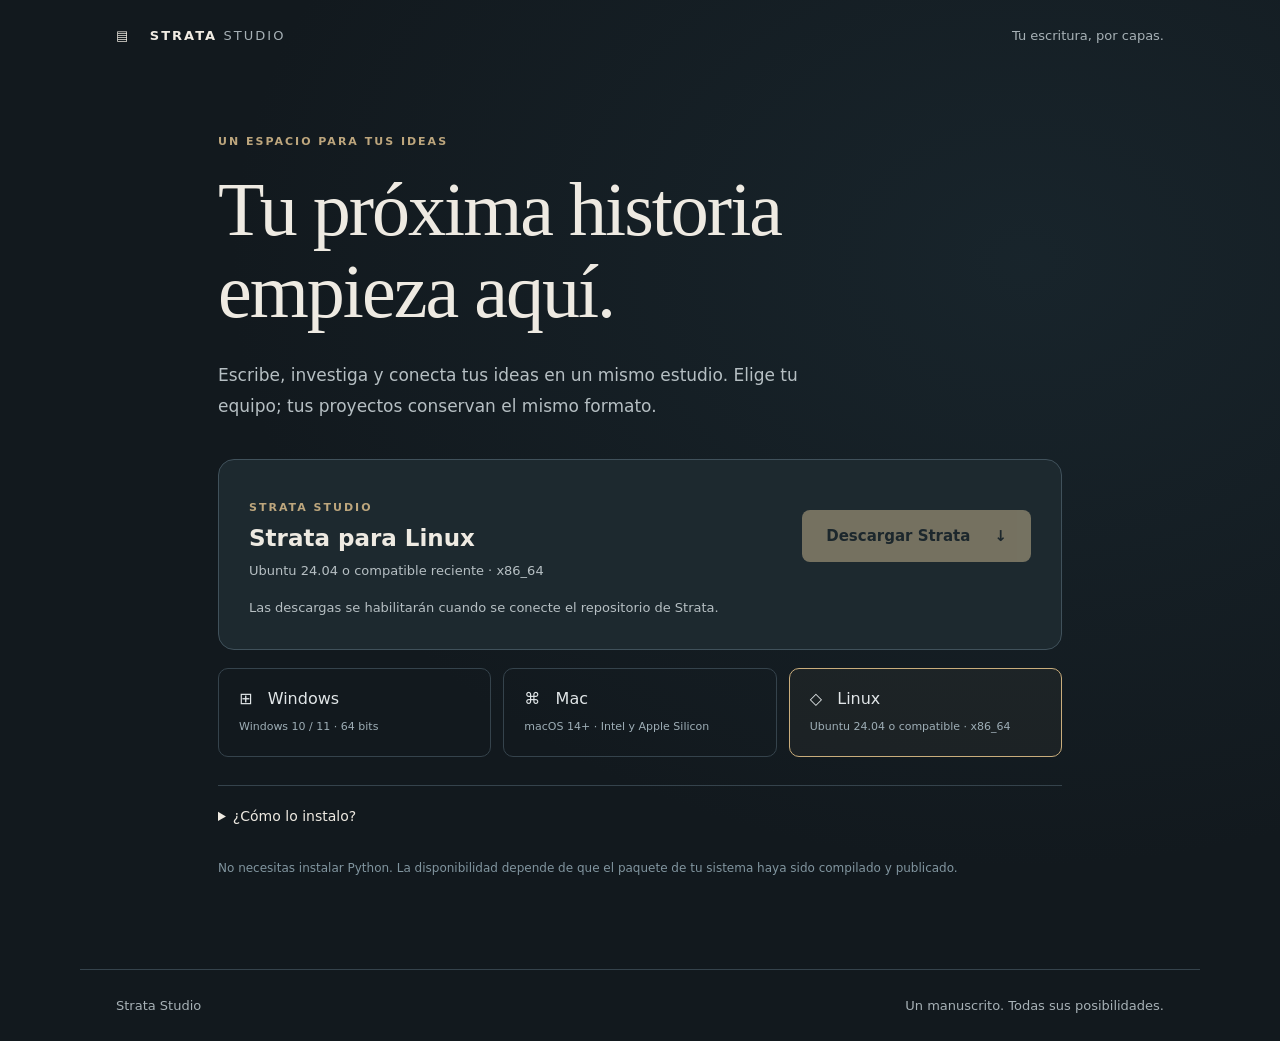
<file: downloads/index.html>
<!doctype html>
<html lang="es">
<head>
  <meta charset="utf-8"><meta name="viewport" content="width=device-width,initial-scale=1">
  <title>Descargar Strata Studio</title><link rel="stylesheet" href="download.css">
</head>
<body>
  <header><a class="brand" href="./">▤ &nbsp; STRATA <span>STUDIO</span></a><span>Tu escritura, por capas.</span></header>
  <main>
    <p class="eyebrow">UN ESPACIO PARA TUS IDEAS</p>
    <h1>Tu próxima historia<br>empieza aquí.</h1>
    <p class="intro">Escribe, investiga y conecta tus ideas en un mismo estudio. Elige tu equipo; tus proyectos conservan el mismo formato.</p>
    <section class="download" aria-labelledby="download-title">
      <div><p class="eyebrow">STRATA STUDIO <span id="version"></span></p><h2 id="download-title">Preparando tu descarga</h2><p id="minimum"></p></div>
      <a id="download" class="primary" aria-disabled="true">Descargar Strata <span aria-hidden="true">↓</span></a>
      <p id="status" role="status" aria-live="polite">Consultando los paquetes publicados…</p>
    </section>
    <div class="platforms" role="group" aria-label="Elegir sistema operativo">
      <button data-os="windows" type="button">⊞ &nbsp; Windows<span>Windows 10 / 11 · 64 bits</span></button>
      <button data-os="macos" type="button">⌘ &nbsp; Mac<span>macOS 14+ · Intel y Apple Silicon</span></button>
      <button data-os="linux" type="button">◇ &nbsp; Linux<span>Ubuntu 24.04 o compatible · x86_64</span></button>
    </div>
    <details><summary>¿Cómo lo instalo?</summary><p id="instructions"></p></details>
    <p class="footnote">No necesitas instalar Python. La disponibilidad depende de que el paquete de tu sistema haya sido compilado y publicado.</p>
  </main>
  <footer>Strata Studio <span>Un manuscrito. Todas sus posibilidades.</span></footer>
  <script src="download.js"></script>
</body>
</html>
</file>
<file: downloads/download.css>
:root{color-scheme:dark;font-family:system-ui,sans-serif;color:#eeeae2;background:#12191e}*{box-sizing:border-box}body{margin:0;background:radial-gradient(ellipse at 80% 25%,#243b4655,transparent 55%);min-height:100vh}header,footer{max-width:1120px;margin:auto;display:flex;justify-content:space-between;gap:24px;align-items:center;padding:28px 36px;color:#a7b1b6;font-size:13px}.brand{color:#f1ece3;text-decoration:none;letter-spacing:2px;font-weight:700}.brand span{font-weight:400;color:#a7b1b6}main{max-width:900px;margin:64px auto 90px;padding:0 28px}.eyebrow{color:#bda67d;letter-spacing:2px;font-size:11px;font-weight:700}h1{font-family:Georgia,serif;font-size:clamp(42px,7vw,76px);font-weight:400;line-height:1.08;letter-spacing:-2px;margin:20px 0 28px}.intro{font-size:17px;line-height:1.8;color:#b6bfc3;max-width:590px}.download{border:1px solid #40515b;border-radius:16px;background:#1d292f;padding:30px;margin-top:38px;display:grid;grid-template-columns:1fr auto;gap:16px 28px;align-items:center}.download h2{font-size:23px;margin:10px 0;font-weight:600}#minimum,#status{font-size:13px;line-height:1.6;color:#b6bfc3;margin:0}#status{grid-column:1/-1}.primary{display:inline-flex;justify-content:center;gap:24px;align-items:center;padding:17px 24px;border-radius:8px;background:#e0c99d;color:#1b252a;text-decoration:none;font-weight:650;font-size:15px}.primary[aria-disabled=true]{opacity:.45;cursor:default;pointer-events:none}.platforms{display:grid;grid-template-columns:repeat(3,1fr);gap:12px;margin:18px 0 28px}.platforms button{text-align:left;border:1px solid #35434c;border-radius:10px;background:transparent;color:#e1e6e8;padding:20px;font:inherit;cursor:pointer}.platforms button span{display:block;margin-top:10px;color:#9eaeb6;font-size:11px;line-height:1.6}.platforms button[aria-pressed=true]{border-color:#c9ad7c;background:#c9ad7c0c}.platforms button:hover{background:#ffffff06}:focus-visible{outline:2px solid #e0c99d;outline-offset:4px}details{border-top:1px solid #35434c;padding:22px 0;font-size:14px}summary{cursor:pointer}details p{color:#b6bfc3;line-height:1.8}.footnote{font-size:12px;color:#81959f;line-height:1.8}footer{border-top:1px solid #35434c}@media(max-width:650px){header>span,footer>span{display:none}main{margin:32px auto 55px}.download{grid-template-columns:1fr;padding:24px}.platforms{grid-template-columns:1fr}.platforms button{padding:14px 18px}.platforms button span{margin-top:4px}}
</file>
